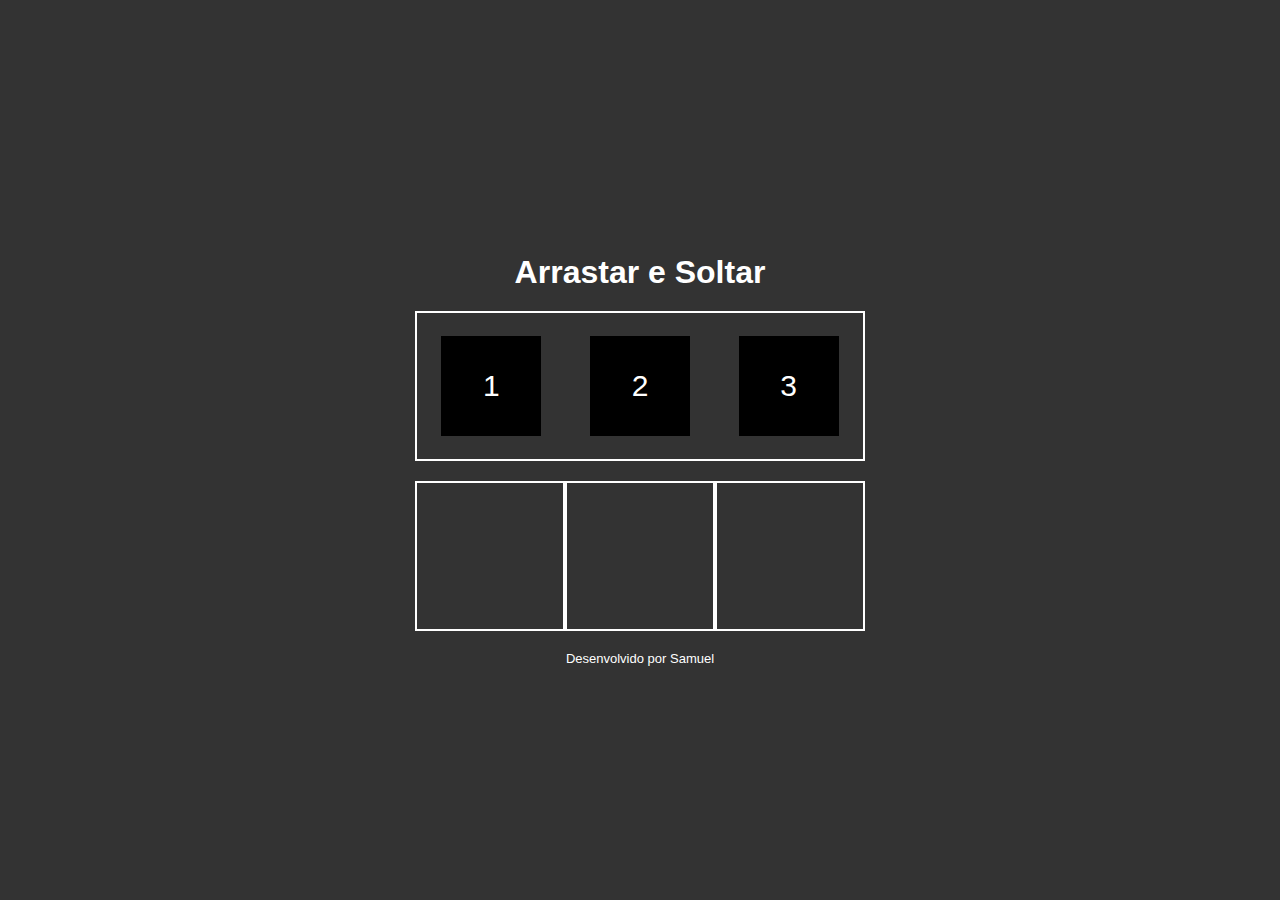
<file: Arrasta e Solta/index.html>
<!DOCTYPE html>
<html lang="pt">
  <head>
    <meta charset="UTF-8" />
    <meta http-equiv="X-UA-Compatible" content="IE=edge" />
    <meta name="viewport" content="width=device-width, initial-scale=1.0" />
    <title>Arrastar e Soltar</title>
    <link rel="stylesheet" href="style.css" />
  </head>
  <body>
    <h1>Arrastar e Soltar</h1>

    <div class="neutralArea">
      <!--draggable = true para que o item seja arrastável(efeito visual) -->
      <div class="item" draggable="true">1</div>
      <div class="item" draggable="true">2</div>
      <div class="item" draggable="true">3</div>
    </div>

    <div class="areas">
      <div class="area" data-name="a"></div>
      <div class="area" data-name="b"></div>
      <div class="area" data-name="c"></div>
    </div>

    <footer>Desenvolvido por Samuel</footer>

    <script src="script.js"></script>
  </body>
</html>
</file>
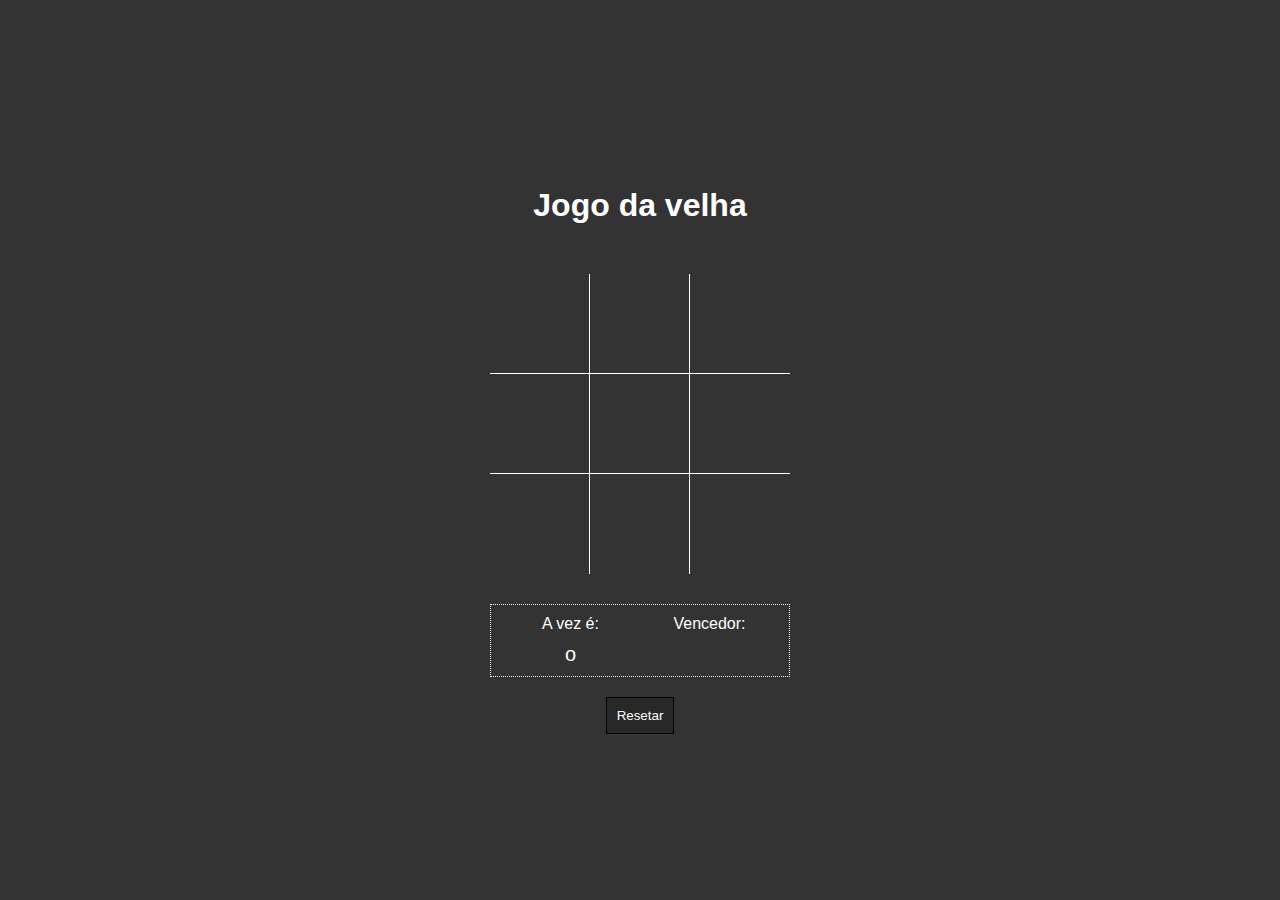
<file: Jogo da velha/index.html>
<!DOCTYPE html>
<html lang="pt">
  <head>
    <meta charset="UTF-8" />
    <meta http-equiv="X-UA-Compatible" content="IE=edge" />
    <meta name="viewport" content="width=device-width, initial-scale=1.0" />
    <title>Jogo da velha</title>
    <link rel="stylesheet" href="style.css" />
  </head>
  <body>
    <h1>Jogo da velha</h1>

    <!-- data-item é o que determina a posição: -->

    <div class="area">
      <div data-item="a1" class="item b r"></div>
      <div data-item="a2" class="item b r"></div>
      <div data-item="a3" class="item b"></div>

      <div data-item="b1" class="item b r"></div>
      <div data-item="b2" class="item b r"></div>
      <div data-item="b3" class="item b"></div>

      <div data-item="c1" class="item r"></div>
      <div data-item="c2" class="item r"></div>
      <div data-item="c3" class="item"></div>
    </div>

    <div class="info">
      <div class="infoitem">
        <div class="infotitulo">A vez é:</div>
        <div class="infocorpo vez">--</div>
      </div>
      <div class="infoitem">
        <div class="infotitulo">Vencedor:</div>
        <div class="infocorpo resultado">--</div>
      </div>
    </div>

    <button class="reset">Resetar</button>

    <script src="script.js"></script>
  </body>
</html>
</file>
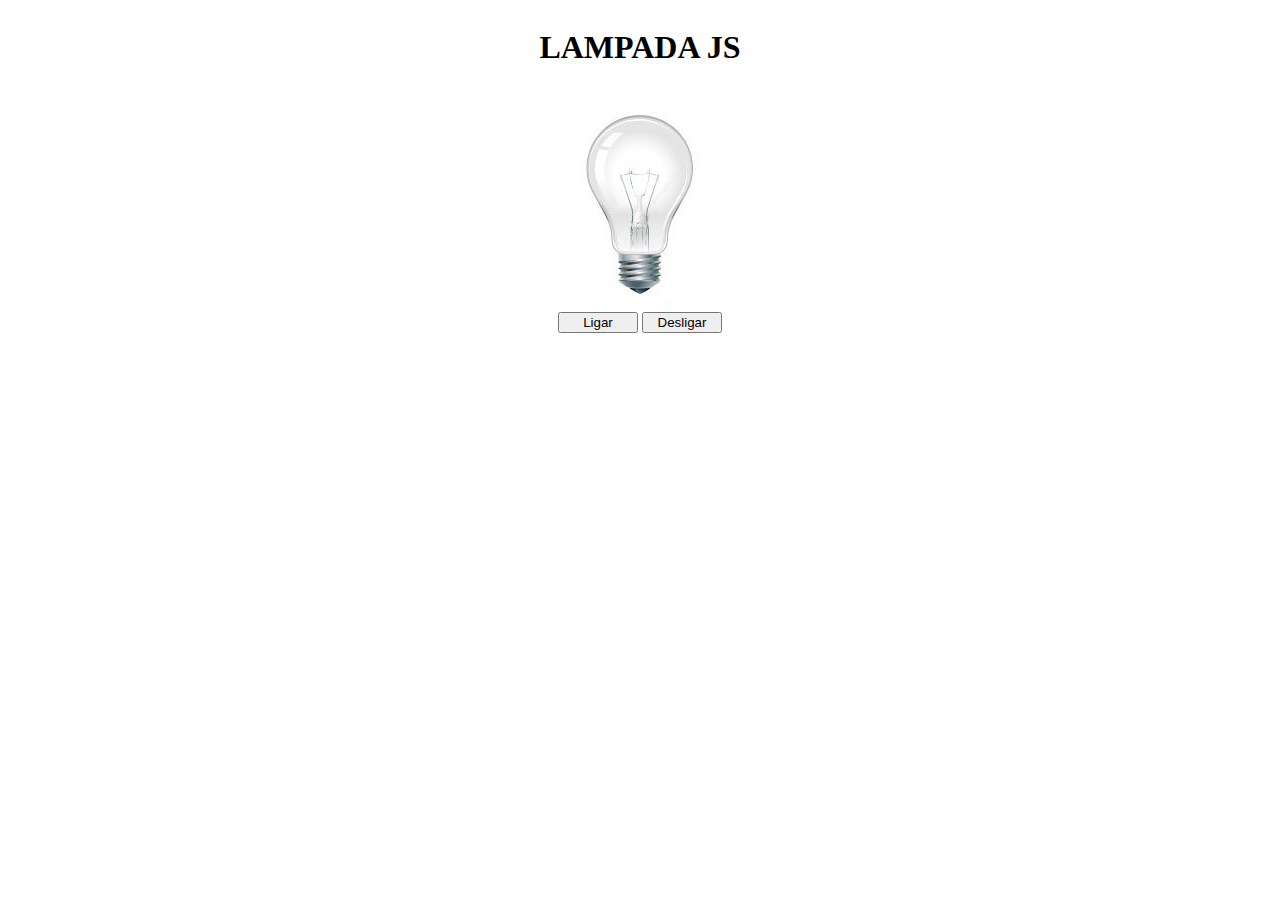
<file: lampada/index.html>
<!DOCTYPE html>
<html lang="pt-br">
  <head>
    <meta charset="UTF-8" />
    <meta http-equiv="X-UA-Compatible" content="IE=edge" />
    <meta name="viewport" content="width=device-width, initial-scale=1.0" />
    <link rel="stylesheet" href="style.css" />
    <title>Lampada</title>
  </head>
  <body>
    <header>
      <h1>LAMPADA JS</h1>
    </header>
    <main>
      <div>
        <img src="imagens-lampada/desligada.jpg" alt="lampada" id="lamp" />
      </div>
      <div>
        <button id="turnOn">Ligar</button>
        <button id="turnOff">Desligar</button>
      </div>
    </main>
    <script src="script.js"></script>
  </body>
</html>
</file>
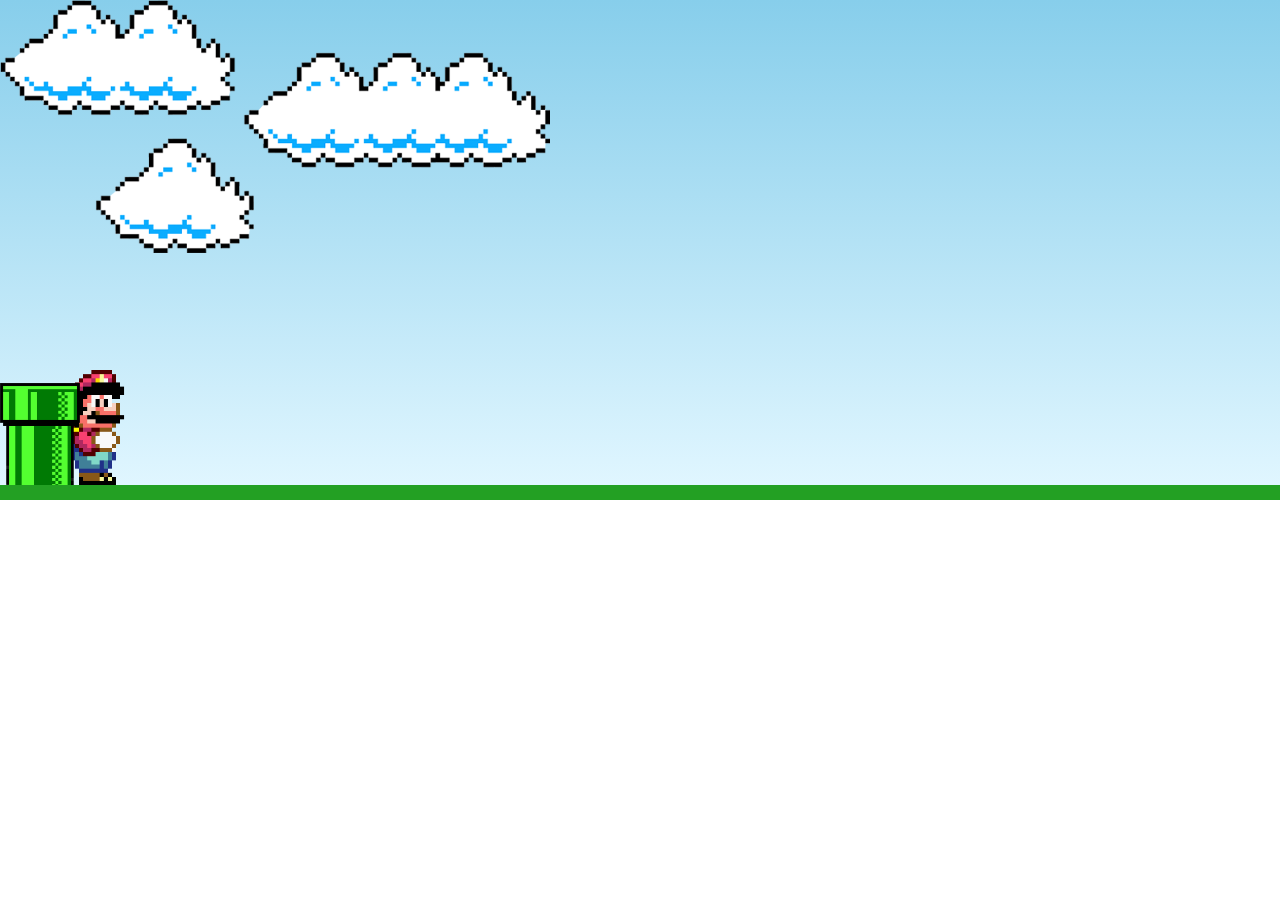
<file: Mario Jump/index.html>
<!DOCTYPE html>
<html lang="pt_br">
  <head>
    <meta charset="UTF-8" />
    <meta http-equiv="X-UA-Compatible" content="IE=edge" />
    <meta name="viewport" content="width=device-width, initial-scale=1.0" />
    <link rel="stylesheet" href="style.css" />
    <title>Mario Jump</title>
  </head>
  <body>
    <div class="game-board">
      <img src="img-mario/clouds.png" class="clouds" />
      <img src="img-mario/mario.gif" class="mario" />
      <img src="img-mario/pipe.png" class="pipe" />
    </div>

    <script src="script.js"></script>
  </body>
</html>
</file>
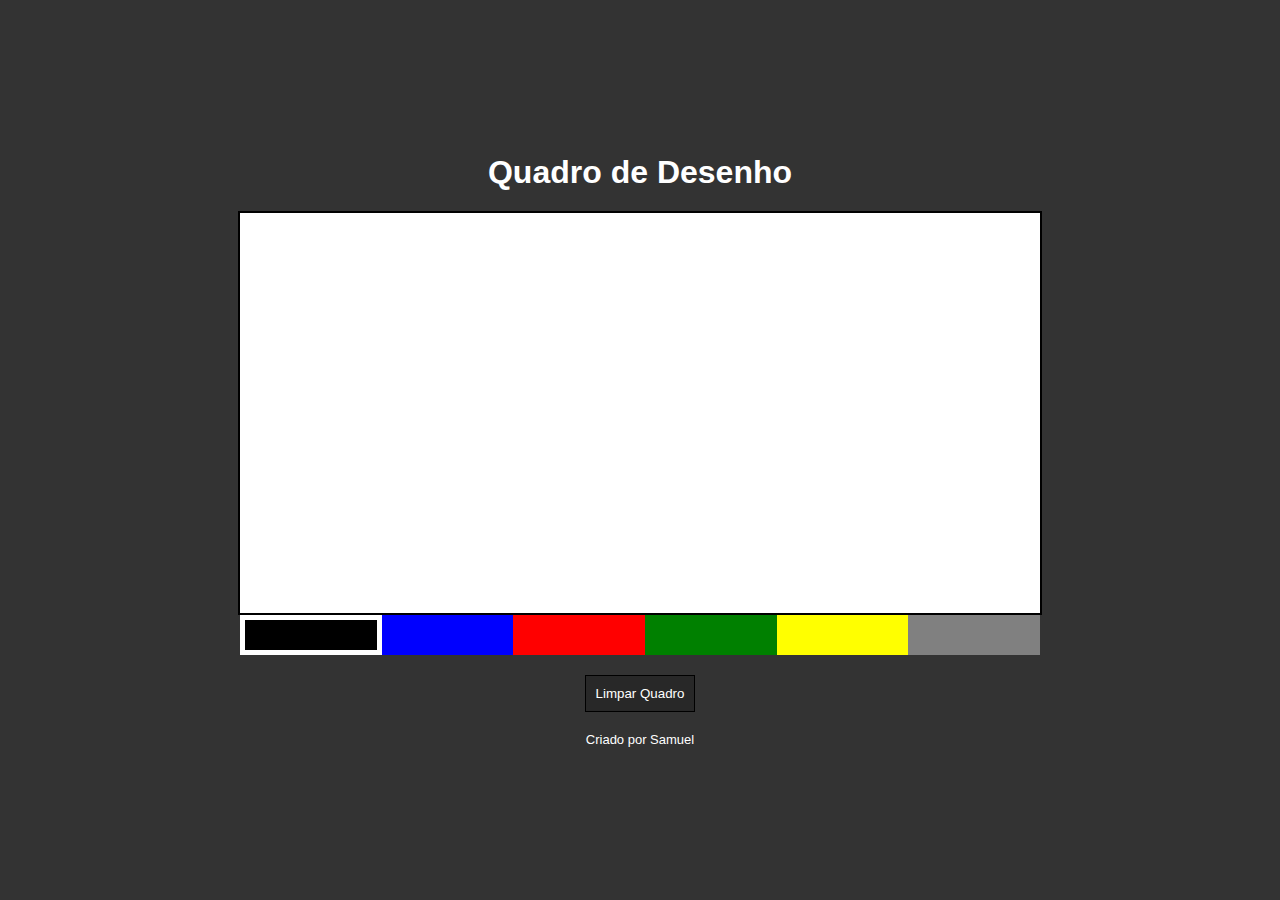
<file: Quadro de desenho/index.html>
<!DOCTYPE html>
<html lang="pt">
  <head>
    <meta charset="UTF-8" />
    <meta http-equiv="X-UA-Compatible" content="IE=edge" />
    <meta name="viewport" content="width=device-width, initial-scale=1.0" />
    <title>Quadro de Desenho</title>
    <link rel="stylesheet" href="style.css" />
  </head>
  <body>
    <h1>Quadro de Desenho</h1>

    <canvas id="tela" width="800" height="400"></canvas>

    <div class="colorArea">
      <div
        data-color="black"
        style="background-color: black"
        class="color active"
      ></div>
      <div data-color="blue" style="background-color: blue" class="color"></div>
      <div data-color="red" style="background-color: red" class="color"></div>
      <div
        data-color="green"
        style="background-color: green"
        class="color"
      ></div>
      <div
        data-color="yellow"
        style="background-color: yellow"
        class="color"
      ></div>
      <div data-color="gray" style="background-color: gray" class="color"></div>
    </div>

    <button class="clear">Limpar Quadro</button>

    <footer>Criado por Samuel</footer>

    <script src="script.js"></script>
  </body>
</html>
</file>
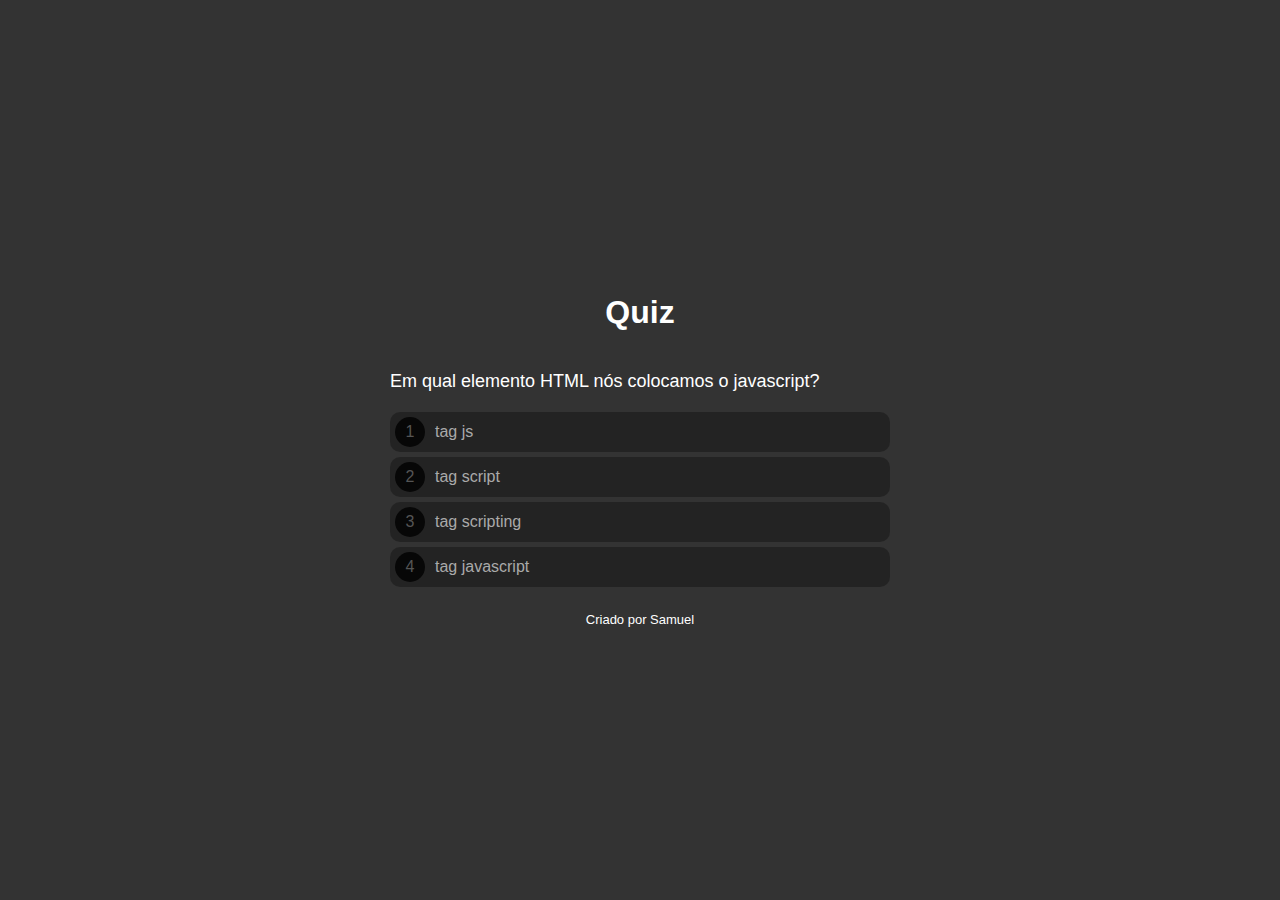
<file: Quiz/index.html>
<!DOCTYPE html>
<html lang="pt">
  <head>
    <meta charset="UTF-8" />
    <meta http-equiv="X-UA-Compatible" content="IE=edge" />
    <meta name="viewport" content="width=device-width, initial-scale=1.0" />
    <title>Quiz</title>
    <link rel="stylesheet" href="style.css" />
  </head>
  <body>
    <div class="progress">
      <div class="progress--bar"></div>
    </div>

    <h1>Quiz</h1>

    <div class="questionArea">
      <div class="question">...</div>
      <div class="options"></div>
    </div>

    <div class="scoreArea">
      <img src="prize.png" class="prizeImage" />
      <div class="scoreText1">Parabéns!</div>
      <div class="scorePct">Acertou 99%</div>
      <div class="scoreText2">Você respondeu 9 questões e acertou 8.</div>
      <button>Fazer novamente</button>
    </div>

    <footer>Criado por Samuel</footer>

    <script src="questions.js"></script>
    <script src="script.js"></script>
  </body>
</html>
</file>
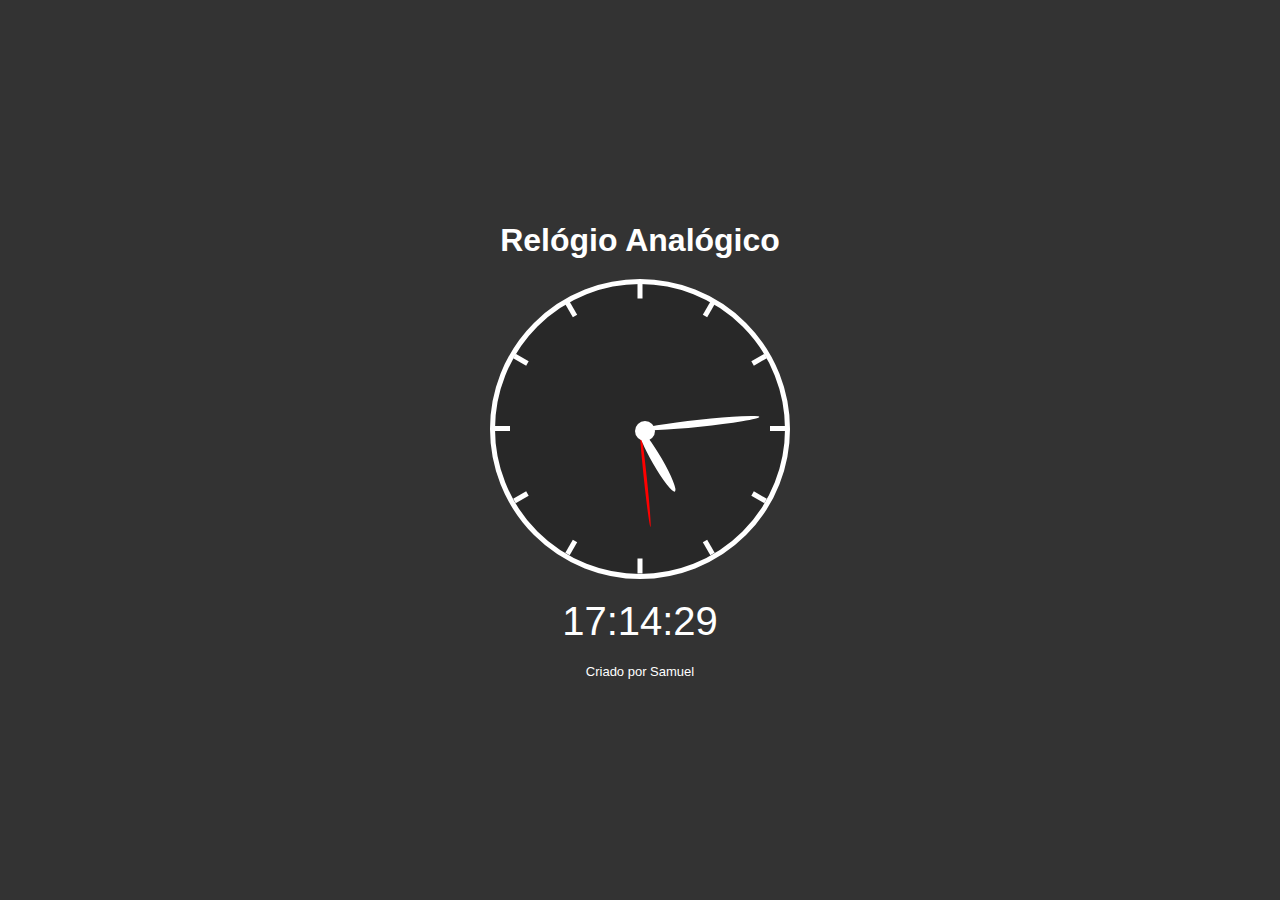
<file: Relogio-digital/index.html>
<!DOCTYPE html>
<html lang="pt-BR">
<head>
    <meta charset="UTF-8">
    <meta http-equiv="X-UA-Compatible" content="IE=edge">
    <meta name="viewport" content="width=device-width, initial-scale=1.0">
    <title>Relógio Analógico</title>
    <link rel="stylesheet" href="style.css"/>
</head>
<body>
    <h1>Relógio Analógico</h1>

    <div class="relogio">
        <div class="riscos">
            <div class="risco" style="transform: rotate(0deg)"><div class="ponto"></div></div>
            <div class="risco" style="transform: rotate(30deg)"><div class="ponto"></div></div>
            <div class="risco" style="transform: rotate(60deg)"><div class="ponto"></div></div>
            <div class="risco" style="transform: rotate(90deg)"><div class="ponto"></div></div>
            <div class="risco" style="transform: rotate(120deg)"><div class="ponto"></div></div>
            <div class="risco" style="transform: rotate(150deg)"><div class="ponto"></div></div>
            <div class="risco" style="transform: rotate(180deg)"><div class="ponto"></div></div>
            <div class="risco" style="transform: rotate(210deg)"><div class="ponto"></div></div>
            <div class="risco" style="transform: rotate(240deg)"><div class="ponto"></div></div>
            <div class="risco" style="transform: rotate(270deg)"><div class="ponto"></div></div>
            <div class="risco" style="transform: rotate(300deg)"><div class="ponto"></div></div>
            <div class="risco" style="transform: rotate(330deg)"><div class="ponto"></div></div>
        </div>
        <div class="ponteiros">
            <div class="p p_s"></div>
            <div class="p p_m"></div>
            <div class="p p_h"></div>
            <div class="encaixe"></div>
        </div>
    </div>
    <div class="digital">--:--:--</div>

    <footer>Criado por Samuel</footer>

    <script src="script.js"></script>
</body>
</html>
</file>
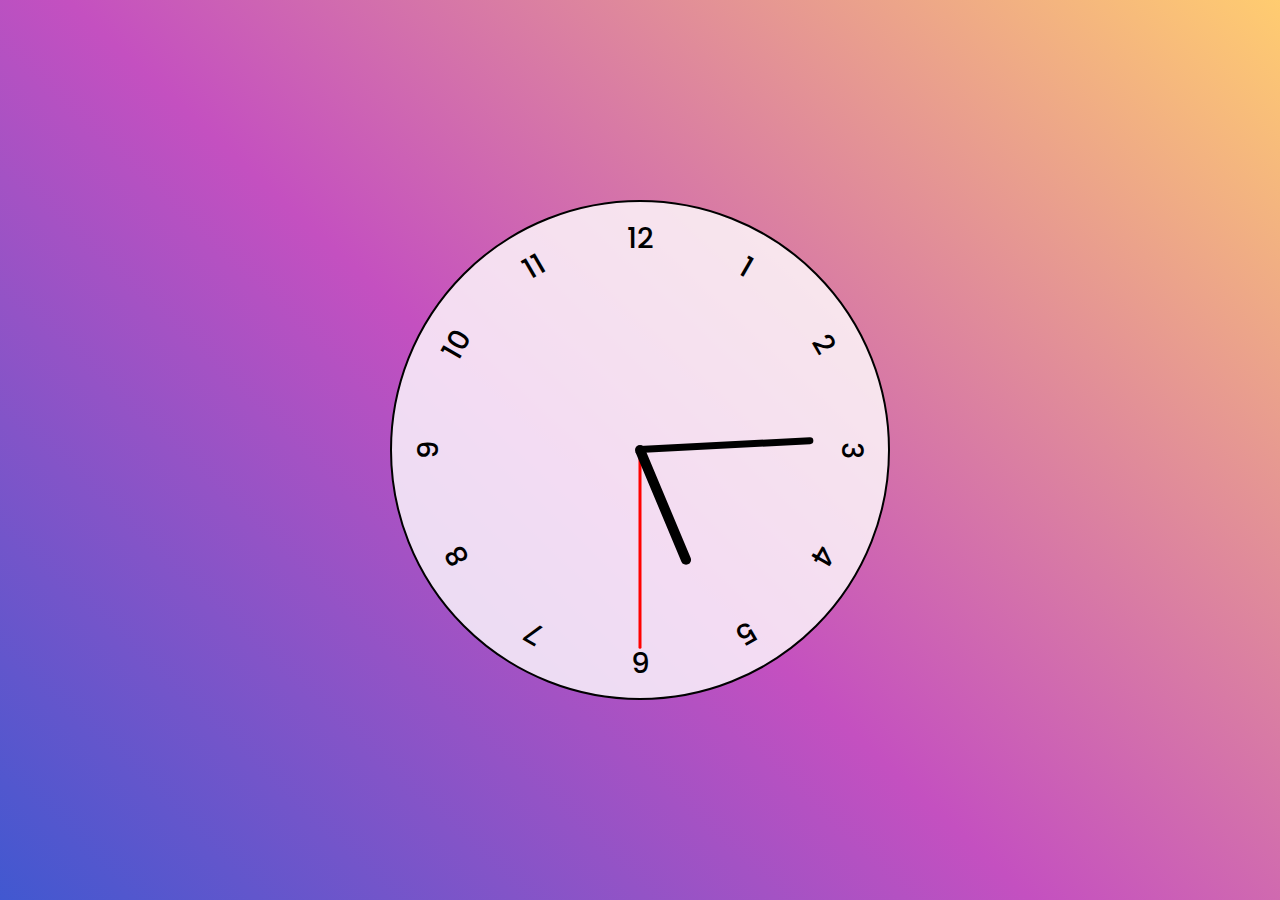
<file: relogio/index.html>
<!DOCTYPE html>
<html lang="en">
  <head>
    <meta charset="UTF-8" />
    <meta http-equiv="X-UA-Compatible" content="IE=edge" />
    <meta name="viewport" content="width=device-width, initial-scale=1.0" />
    <link rel="preconnect" href="https://fonts.googleapis.com" />
    <link rel="preconnect" href="https://fonts.gstatic.com" crossorigin />
    <link
      href="https://fonts.googleapis.com/css2?family=Poppins:wght@400;500;700&display=swap"
      rel="stylesheet"
    />
    <link rel="stylesheet" href="./styles.css" />
    <title>Relógio</title>
  </head>
  <body>
    <div class="clock">
      <div class="hand seconds"></div>
      <div class="hand minutes"></div>
      <div class="hand hours"></div>

      <div class="div number number-1">1</div>
      <div class="div number number-2">2</div>
      <div class="div number number-3">3</div>
      <div class="div number number-4">4</div>
      <div class="div number number-5">5</div>
      <div class="div number number-6">6</div>
      <div class="div number number-7">7</div>
      <div class="div number number-8">8</div>
      <div class="div number number-9">9</div>
      <div class="div number number-10">10</div>
      <div class="div number number-11">11</div>
      <div class="div number number-12">12</div>
    </div>

    <script src="./scripts.js"></script>
  </body>
</html>
</file>
<file: Arrasta e Solta/style.css>
* {
    margin: 0;
    padding: 0;
    box-sizing: border-box;
}

body {
    display: flex;
    min-height: 100vh;
    justify-content: center;
    align-items: center;
    flex-direction: column;
    background-color: #333;
    font-family: Arial, Helvetica, sans-serif;
}

h1 {
    color: #FFF;
    margin: 20px 0;
}

.neutralArea {
    width: 450px;
    height: 150px;
    display: flex;
    justify-content: space-around;
    align-items: center;
    border: 2px solid #FFF;
}
.item {
    width: 100px;
    height: 100px;
    background-color: #000;
    color: #FFF;
    font-size: 30px;
    display: flex;
    justify-content: center;
    align-items: center;
    cursor: grab;
}
.item.dragging {
    opacity: 0.5;
}
.areas {
    width: 450px;
    display: flex;
    margin-top: 20px;
}
.areas.correct .area {
    border: 2px solid #00FF00;
}
.area {
    width: 150px;
    height: 150px;
    border: 2px solid #FFF;
    display: flex;
    justify-content: center;
    align-items: center;
}
.hover {
    background-color: rgba(0, 0, 0, 0.3);
}
footer {
    margin-top: 20px;
    color: #FFF;
    font-size: 13px;
}
</file>
<file: Jogo da velha/style.css>
* {
    margin: 0;
    padding: 0;
    box-sizing: border-box;
}

body {
    display: flex;
    min-height: 100vh;
    justify-content: center;
    align-items: center;
    flex-direction: column;
    background-color: #333;
    font-family: Arial, Helvetica, sans-serif;
}

h1 {
    color: #FFF;
    margin: 20px 0;
}

.area {
    width: 300px;
    display: grid;
    grid-template-columns: repeat(3, 1fr);
    margin-top: 30px;
}
.area .item {
    width: 100px;
    height: 100px;
    display: flex;
    justify-content: center;
    align-items: center;
    font-size: 60px;
    font-weight: bold;
    color: #FFF;
    cursor: pointer;
}
.item:hover {
    background-color: rgba(0, 0, 0, 0.1);
}

.item.t {
    border-top: 1px solid #FFF;
}
.item.l {
    border-left: 1px solid #FFF;
}
.item.r {
    border-right: 1px solid #FFF;
}
.item.b {
    border-bottom: 1px solid #FFF;
}

.info {
    width: 300px;
    display: flex;
    margin-top: 30px;
    border: 1px dotted #FFF;
    padding: 10px;
}
.infoitem {
    flex: 1;
}
.infotitulo {
    text-align: center;
    color: #FFF;
    margin-bottom: 10px;
}
.infocorpo {
    text-align: center;
    color: #FFF;
    font-size: 20px;
}

.reset {
    border: 1px solid #000;
    background-color: rgba(0, 0, 0, 0.2);
    color: #FFF;
    padding: 10px;
    margin-top: 20px;
}
</file>
<file: lampada/style.css>
header,
main {
  display: flex;
  flex-direction: column;
  align-items: center;
}

button {
  width: 80px;
}
</file>
<file: Mario Jump/style.css>
* {
  margin: 0;
  padding: 0;
  box-sizing: border-box;
}

.game-board {
  width: 100%;
  height: 500px;
  border-bottom: 15px solid rgb(35, 160, 35);
  margin: 0 auto; /*centralizar */
  position: relative; /*para não ultrapassar o conteúdo*/
  overflow: hidden; /*td q sair da tela desaparece*/
  background: linear-gradient(#87ceeb, #e0f6ff);
}

.mario {
  width: 150px;
  position: absolute; /*para não interferir no comportamento da outra*/
  bottom: 0;
}

.jump {
  animation: jump 500ms ease-out; /*ease-out = caída mais suave*/
}

.clouds {
  position: absolute;
  width: 550px;
  animation: clouds-animation 30s infinite linear;
}

.pipe {
  position: absolute; /*para não interferir no comportamento da outra*/
  bottom: 0; /*posiciona em baixo da div*/
  width: 80px;
  animation: pipe-animation 2s infinite linear; /*usar e defivir as prop da animação*/
}

@keyframes pipe-animation {
  from {
    right: -80px; /*pos no começo da direita*/
  }

  to {
    right: 100%;
  }
}

@keyframes jump {
  /*definir em % animação*/
  0% {
    bottom: 0;
  }

  40% {
    bottom: 180px;
  }

  50% {
    bottom: 180px;
  }

  60% {
    bottom: 180px;
  }

  100% {
    bottom: 0%;
  }
}

@keyframes clouds-animation {
  from {
    right: -550px; /*pos no começo da direita*/
  }

  to {
    right: 100%;
  }
}
</file>
<file: Quadro de desenho/style.css>
* {
    margin: 0;
    padding: 0;
    box-sizing: border-box;
}

body {
    display: flex;
    min-height: 100vh;
    justify-content: center;
    align-items: center;
    flex-direction: column;
    background-color: #333;
    font-family: Arial, Helvetica, sans-serif;
}

h1 {
    color: #FFF;
    margin-bottom: 20px;
}

#tela {
    border: 2px solid #000;
    background-color: #FFF;
    cursor: crosshair;
}

.colorArea {
    width: 800px;
    display: flex;
}
.color {
    flex: 1;
    height: 40px;
    cursor: pointer;
}
.color.active {
    border: 5px solid #FFF;
}

.clear {
    border: 1px solid #000;
    background-color: rgba(0, 0, 0, 0.2);
    color: #FFF;
    padding: 10px;
    margin-top: 20px;
    cursor: pointer;
}

footer {
    margin-top: 20px;
    color: #FFF;
    font-size: 13px;
}
</file>
<file: Quiz/style.css>
* {
    margin: 0;
    padding: 0;
    box-sizing: border-box;
}

body {
    display: flex;
    min-height: 100vh;
    justify-content: center;
    align-items: center;
    flex-direction: column;
    background-color: #333;
    font-family: Arial, Helvetica, sans-serif;
}

h1 {
    color: #FFF;
    margin: 20px 0;
}

.progress {
    height: 5px;
    position: fixed;
    left: 0;
    top: 0;
    right: 0;
}
.progress--bar {
    background-color: #00FF00;
    height: 100%;
    transition: all ease .5s;
}

.questionArea,
.scoreArea {
    display: none;
}

.questionArea {
    max-width: 500px;
    width: 100%;
}

.question {
    color: #FFF;
    font-size: 18px;
    margin: 20px 0;
}
.option {
    display: flex;
    align-items: center;
    height: 40px;
    background-color: rgba(0, 0, 0, 0.3);
    border-radius: 10px;
    margin-bottom: 5px;
    color: #AAA;
    font-size: 16px;
    cursor: pointer;
}
.option span {
    display: flex;
    justify-content: center;
    align-items: center;
    width: 30px;
    height: 30px;
    border-radius: 15px;
    margin-left: 5px;
    margin-right: 10px;
    background-color: rgba(0, 0, 0, 0.8);
    color: #555;
}
.option:hover {
    background-color: rgba(0, 0, 0, 0.2);
}

.scoreArea {
    background-color: rgba(255, 255, 255, 0.5);
    padding: 20px;
    border-radius: 20px;
    margin: 10px;
    text-align: center;
}
.prizeImage {
    width: auto;
    height: 100px;
    margin-bottom: 10px;
}
.scoreText1 {
    color: #000;
    font-size: 23px;
    font-weight: bold;
    margin-bottom: 10px;
}
.scorePct {
    color: #0d630d;
    font-size: 30px;
    font-weight: bold;
    margin-bottom: 10px;
}
.scoreText2 {
    font-size: 16px;
    color: #000;
    margin-bottom: 10px;
}

.scoreArea button {
    border: 0;
    border-radius: 10px;
    background-color: rgba(0, 0, 0, 0.5);
    color: #CCC;
    padding: 10px;
    margin-top: 20px;
    cursor: pointer;
}
.scoreArea button:hover {
    background-color: rgba(0, 0, 0, 0.4);
}

footer {
    margin-top: 20px;
    color: #FFF;
    font-size: 13px;
}
</file>
<file: Relogio-digital/style.css>
* {
    margin: 0;
    padding: 0;
    box-sizing: border-box;
}

body {
    display: flex;
    min-height: 100vh;
    justify-content: center;
    align-items: center;
    flex-direction: column;
    background-color: #333;
    font-family: Arial, Helvetica, sans-serif;
}

h1 {
    color: #FFF;
    margin-bottom: 20px;
}

.relogio {
    width: 300px;
    height: 300px;
    border: 5px solid #FFF;
    border-radius: 50%;
    background-color: rgba(0, 0, 0, 0.2);
}

.riscos {
    width: 100%;
    height: 100%;
    padding-left: 50%;
    padding-top: 50%;
    margin-top: -3px;
}
.risco {
    width: 145px;
    height: 5px;
    position: absolute;
    transform-origin: left;
    display: flex;
    justify-content: flex-end;
}
.risco .ponto {
    width: 15px;
    height: 100%;
    background-color: #FFF;
}

.ponteiros {
    width: 100%;
    height: 100%;
    padding-left: 50%;
    padding-top: 50%;
    margin-top: -100%;
}
.p {
    transform-origin: left; /*mudar eixo do ponteiro para a esquerda (padrão é no meio) */
    transform: rotate(0deg);
    border-radius: 50%;
    position: absolute;
}

.p_s {
    width: 100px;
    height: 3px;
    background-color: #F00;
}
.p_m {
    width: 120px;
    height: 7px;
    background-color: #FFF;
}
.p_h {
    width: 70px;
    height: 10px;
    background-color: #FFF;
}
.encaixe {
    width: 20px;
    height: 20px;
    background-color: #FFF;
    border-radius: 50%;
    position: absolute;
    margin-top: -5px;
    margin-left: -5px;
}
.digital {
    color: #FFF;
    font-size: 40px;
    margin-top: 20px;
}

footer {
    margin-top: 20px;
    color: #FFF;
    font-size: 13px;
}
</file>
<file: relogio/styles.css>
* {
  box-sizing: border-box;
  padding: 0;
  margin: 0;
  font-family: "Poppins", sans-serif;
}

body {
  background-image: linear-gradient(
    43deg,
    #4158d0 0%,
    #c450c0 46%,
    #ffcc70 100%
  );
  height: 100vh;
  display: flex;
  align-items: center;
  justify-content: center;
}

.clock {
  width: 500px;
  height: 500px;
  background-color: rgba(255, 255, 255, 0.8);
  border-radius: 50%;
  border: 2px solid black;
  position: relative;
}

.clock .number {
  --rotation: 0;

  position: absolute;
  width: 100%;
  height: 100%;
  text-align: center;
  transform: rotate(var(--rotation));
  font-size: 1.8rem;
  font-weight: 500;
  padding: 15px;
}

.clock .number.number-1 {
  --rotation: 30deg;
}
.clock .number.number-2 {
  --rotation: 60deg;
}
.clock .number.number-3 {
  --rotation: 90deg;
}
.clock .number.number-4 {
  --rotation: 120deg;
}
.clock .number.number-5 {
  --rotation: 150deg;
}
.clock .number.number-6 {
  --rotation: 180deg;
}
.clock .number.number-7 {
  --rotation: 210deg;
}
.clock .number.number-8 {
  --rotation: 240deg;
}
.clock .number.number-9 {
  --rotation: 270deg;
}
.clock .number.number-10 {
  --rotation: 300deg;
}
.clock .number.number-11 {
  --rotation: 330deg;
}

/* Ponteiros */
.clock::after {
  content: "";
  position: absolute;
  width: 10px;
  height: 10px;
  border-radius: 50%;
  top: 50%;
  left: 50%;
  z-index: 11;
  background-color: black;
  transform: translate(-50%, -50%);
}

.clock .hand {
  --rotation: 0;

  position: absolute;
  bottom: 50%;
  left: 50%;
  background-color: black;
  z-index: 10;
  transform: translateX(-50%) rotate(calc(var(--rotation) * 1deg));
  transform-origin: bottom;
  border-top-left-radius: 10px;
  border-top-right-radius: 10px;
}

.clock .hand.seconds {
  width: 3px;
  height: 40%;
  background-color: red;
}

.clock .hand.minutes {
  width: 7px;
  height: 35%;
  background-color: black;
}

.clock .hand.hours {
  width: 10px;
  height: 25%;
  background-color: black;
}
</file>
